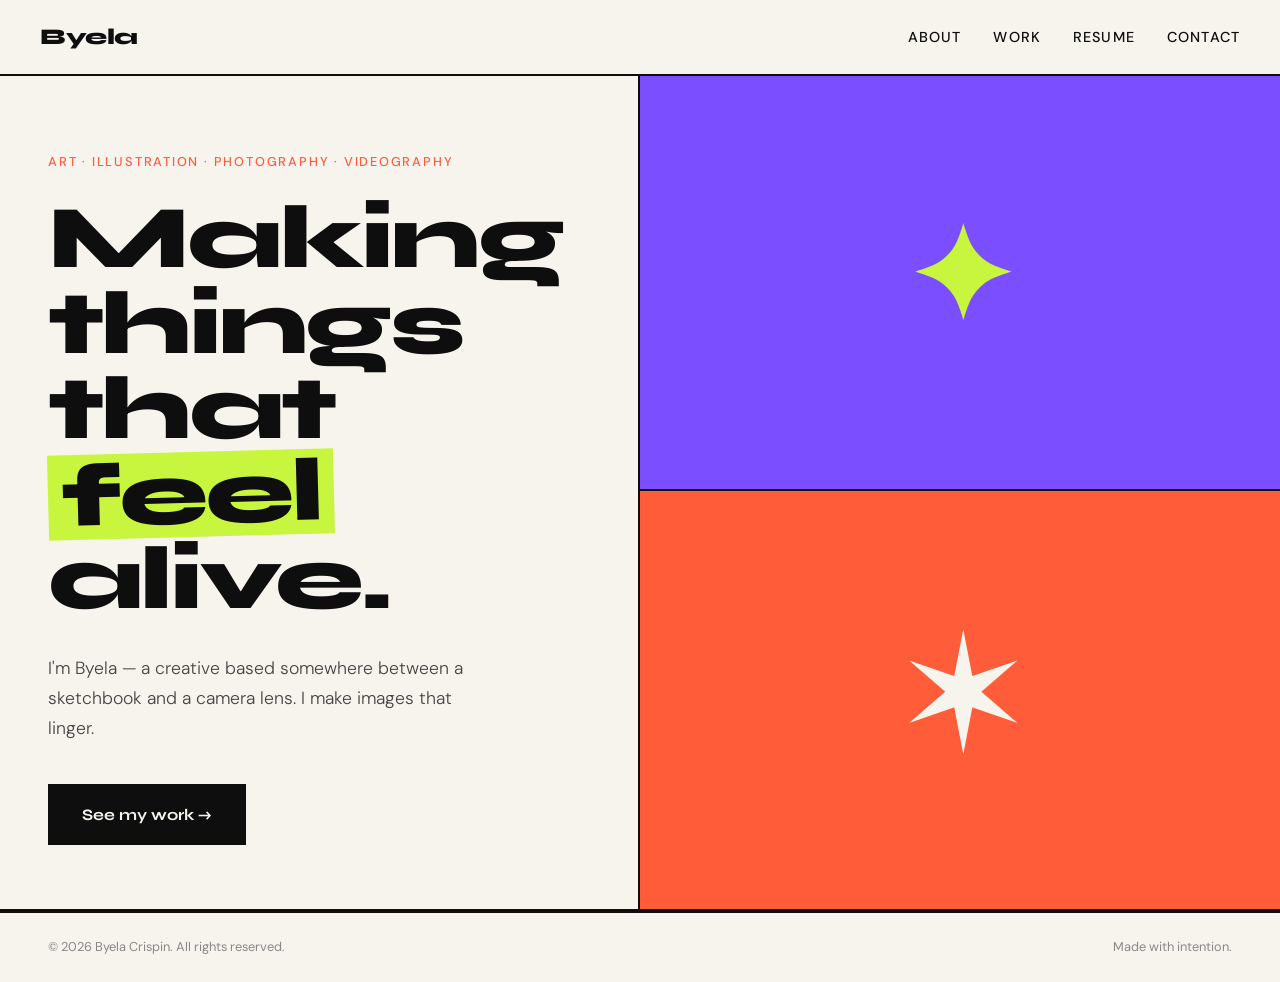
<file: index.html>
<!DOCTYPE html>
<html lang="en">
<head>
  <meta charset="UTF-8"/>
  <meta name="viewport" content="width=device-width, initial-scale=1.0"/>
  <title>Byela — Creative Portfolio</title>
  <link href="https://fonts.googleapis.com/css2?family=Syne:wght@700;800&family=DM+Sans:wght@300;400;500&display=swap" rel="stylesheet"/>
  <link rel="stylesheet" href="css/style.css"/>
</head>
<body>

  <nav>
    <a class="nav-logo" href="index.html">Byela</a>
    <ul class="nav-links">
      <li><a href="about.html">About</a></li>
      <li><a href="work.html">Work</a></li>
      <li><a href="resume.html">Resume</a></li>
      <li><a href="contact.html">Contact</a></li>
    </ul>
  </nav>

  <div class="page">
    <section id="hero">
      <div class="hero-left">
        <p class="hero-eyebrow">Art · Illustration · Photography · Videography</p>
        <h1 class="hero-title">
          Making things<br>
          that <span class="highlight">feel</span><br>
          alive.
        </h1>
        <p class="hero-desc">
          I'm Byela — a creative based somewhere between a sketchbook and a camera lens. I make images that linger.
        </p>
        <a class="hero-cta" href="work.html">See my work →</a>
      </div>
      <div class="hero-right">
        <div class="hero-block b1">✦</div>
        <div class="hero-block b2">✶</div>
      </div>
    </section>
  </div>

  <footer>
    <span>© 2026 Byela Crispin. All rights reserved.</span>
    <span>Made with intention.</span>
  </footer>

</body>
</html>
</file>
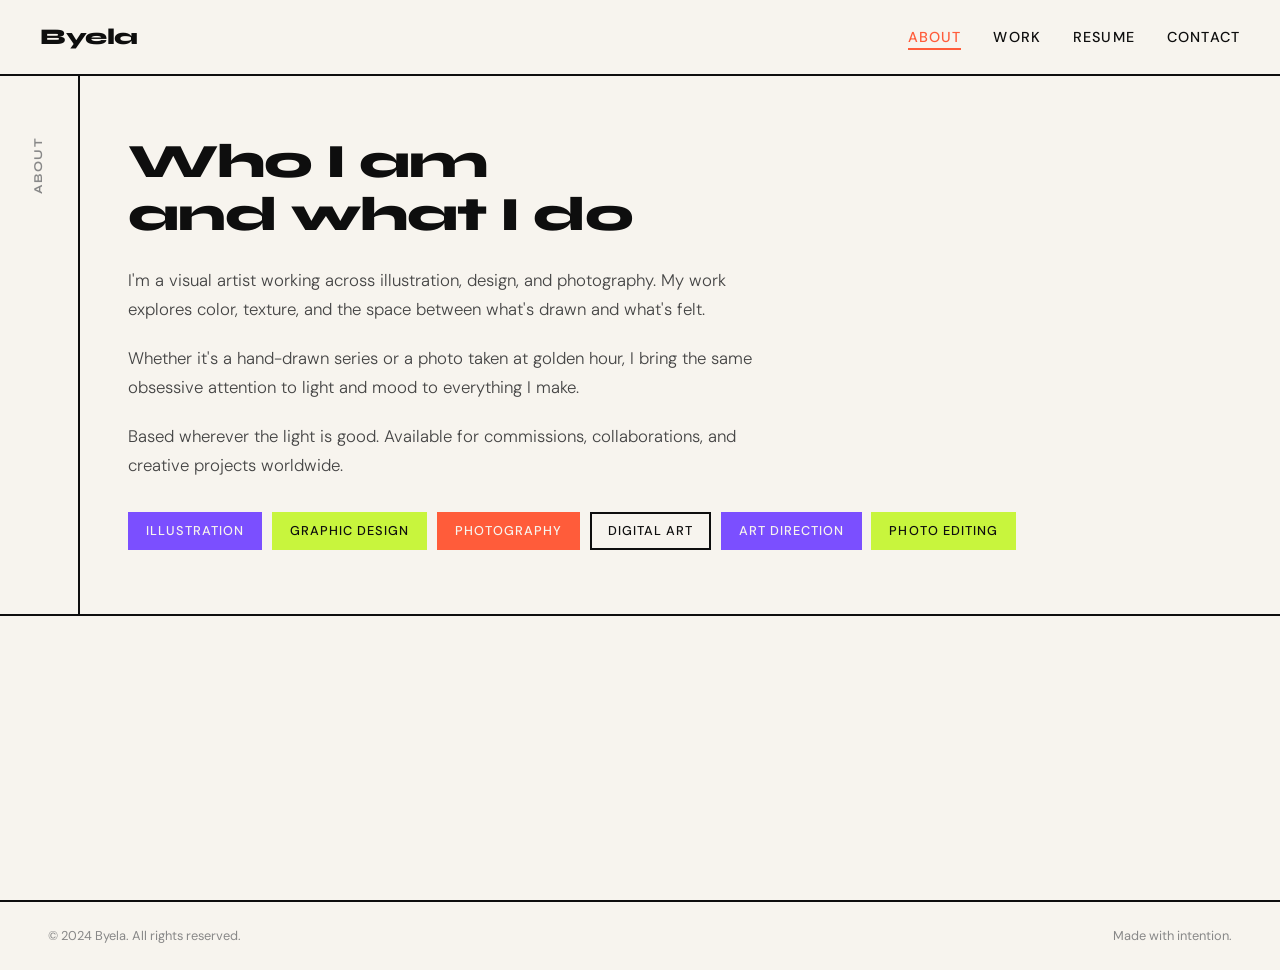
<file: about.html>
<!DOCTYPE html>
<html lang="en">
<head>
  <meta charset="UTF-8"/>
  <meta name="viewport" content="width=device-width, initial-scale=1.0"/>
  <title>About — Byela</title>
  <link href="https://fonts.googleapis.com/css2?family=Syne:wght@700;800&family=DM+Sans:wght@300;400;500&display=swap" rel="stylesheet"/>
  <link rel="stylesheet" href="css/style.css"/>
</head>
<body>

  <nav>
    <a class="nav-logo" href="index.html">Byela</a>
    <ul class="nav-links">
      <li><a href="about.html" class="active">About</a></li>
      <li><a href="work.html">Work</a></li>
      <li><a href="resume.html">Resume</a></li>
      <li><a href="contact.html">Contact</a></li>
    </ul>
  </nav>

  <div class="page">
    <div class="about-grid">
      <div class="about-label">
        <span class="section-tag">About</span>
      </div>
      <div class="about-content">
        <h2>Who I am<br>and what I do</h2>
        <p>
          I'm a visual artist working across illustration, design, and photography. My work explores color, texture, and the space between what's drawn and what's felt.
        </p>
        <p>
          Whether it's a hand-drawn series or a photo taken at golden hour, I bring the same obsessive attention to light and mood to everything I make.
        </p>
        <p>
          Based wherever the light is good. Available for commissions, collaborations, and creative projects worldwide.
        </p>
        <div class="skills-row">
          <span class="skill-pill v">Illustration</span>
          <span class="skill-pill a">Graphic design</span>
          <span class="skill-pill c">Photography</span>
          <span class="skill-pill">Digital art</span>
          <span class="skill-pill v">Art direction</span>
          <span class="skill-pill a">Photo editing</span>
        </div>
      </div>
    </div>
  </div>

  <footer>
    <span>© 2024 Byela. All rights reserved.</span>
    <span>Made with intention.</span>
  </footer>

</body>
</html>
</file>
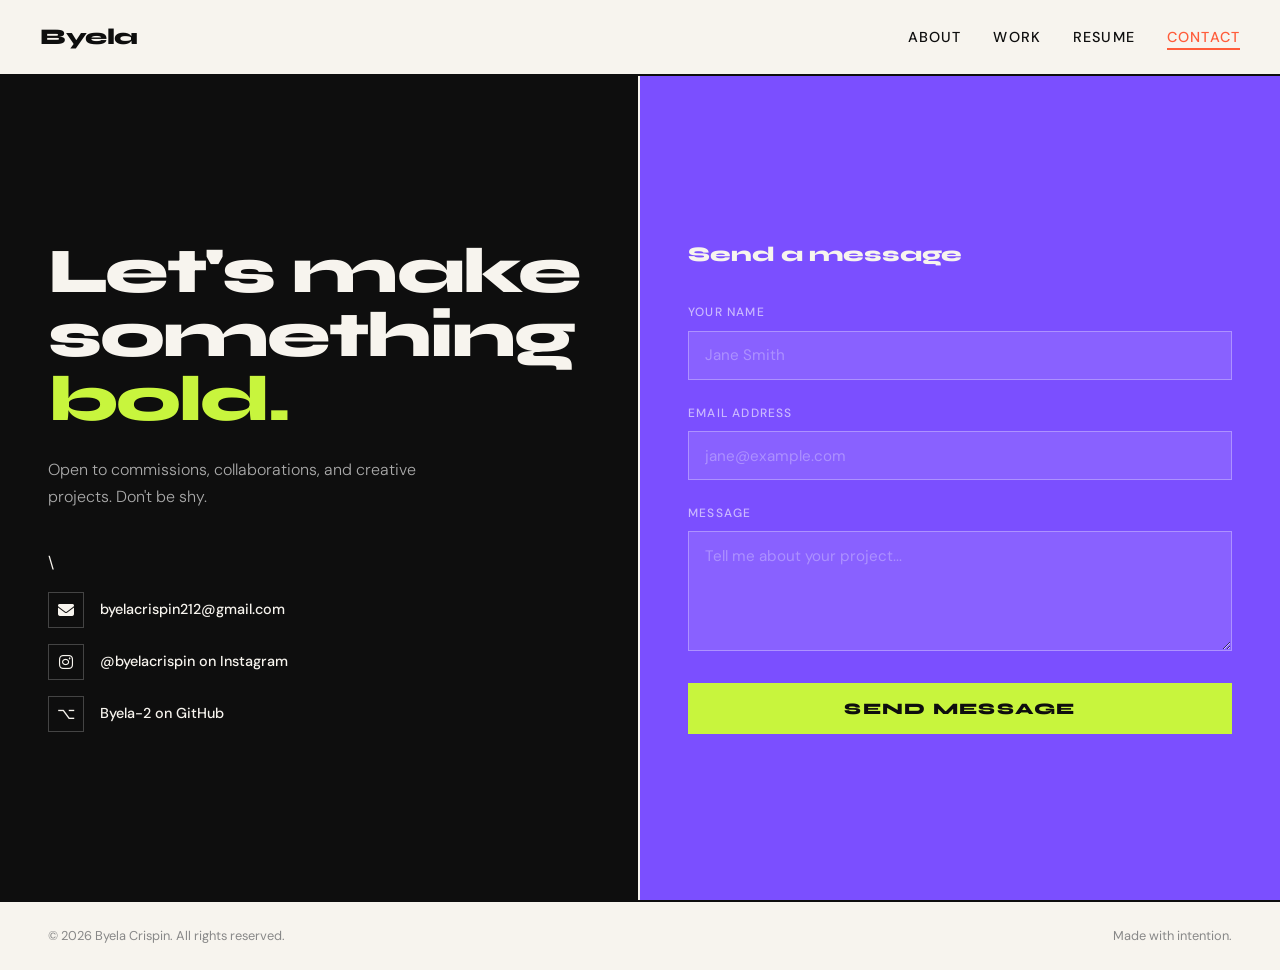
<file: contact.html>
<!DOCTYPE html>
<html lang="en">
<head>
  <meta charset="UTF-8"/>
  <meta name="viewport" content="width=device-width, initial-scale=1.0"/>
  <title>Contact — Byela</title>
  <link href="https://fonts.googleapis.com/css2?family=Syne:wght@700;800&family=DM+Sans:wght@300;400;500&display=swap" rel="stylesheet"/>
  <link rel="stylesheet" href="https://cdnjs.cloudflare.com/ajax/libs/font-awesome/6.5.0/css/all.min.css"/>
  <link rel="stylesheet" href="css/style.css"/>
</head>
<body>

  <nav>
    <a class="nav-logo" href="index.html">Byela</a>
    <ul class="nav-links">
      <li><a href="about.html">About</a></li>
      <li><a href="work.html">Work</a></li>
      <li><a href="resume.html">Resume</a></li>
      <li><a href="contact.html" class="active">Contact</a></li>
    </ul>
  </nav>

  <div class="page">
    <div class="contact-grid">
      <div class="contact-left">
        <h2>Let's make<br>something <em>bold.</em></h2>
        <p>Open to commissions, collaborations, and creative projects. Don't be shy.</p>
        <div class="contact-links">\
          
          <a class="contact-link" href="mailto:byelacrispin212@gmail.com">
  <span class="contact-link-icon"><i class="fa-solid fa-envelope"></i></span>
  byelacrispin212@gmail.com
</a>
          <!--instagram-->
         <a class="contact-link" href="https://instagram.com/byelacrispin">
  <span class="contact-link-icon"><i class="fa-brands fa-instagram"></i></span>
  @byelacrispin on Instagram
</a>
          <!--- github--->
          <a class="contact-link" href="https://github.com/Byela-2">
            <span class="contact-link-icon">⌥</span>
            Byela-2 on GitHub
          </a>
        </div>
      </div>
      <div class="contact-right">
        <h3>Send a message</h3>
        <div class="form-group">
          <label>Your name</label>
          <input type="text" placeholder="Jane Smith"/>
        </div>
        <div class="form-group">
          <label>Email address</label>
          <input type="email" placeholder="jane@example.com"/>
        </div>
        <div class="form-group">
          <label>Message</label>
          <textarea placeholder="Tell me about your project..."></textarea>
        </div>
        <button class="form-submit">Send message</button>
      </div>
    </div>
  </div>

  <footer>
    <span>© 2026 Byela Crispin. All rights reserved.</span>
    <span>Made with intention.</span>
  </footer>

</body>
</html>
</file>
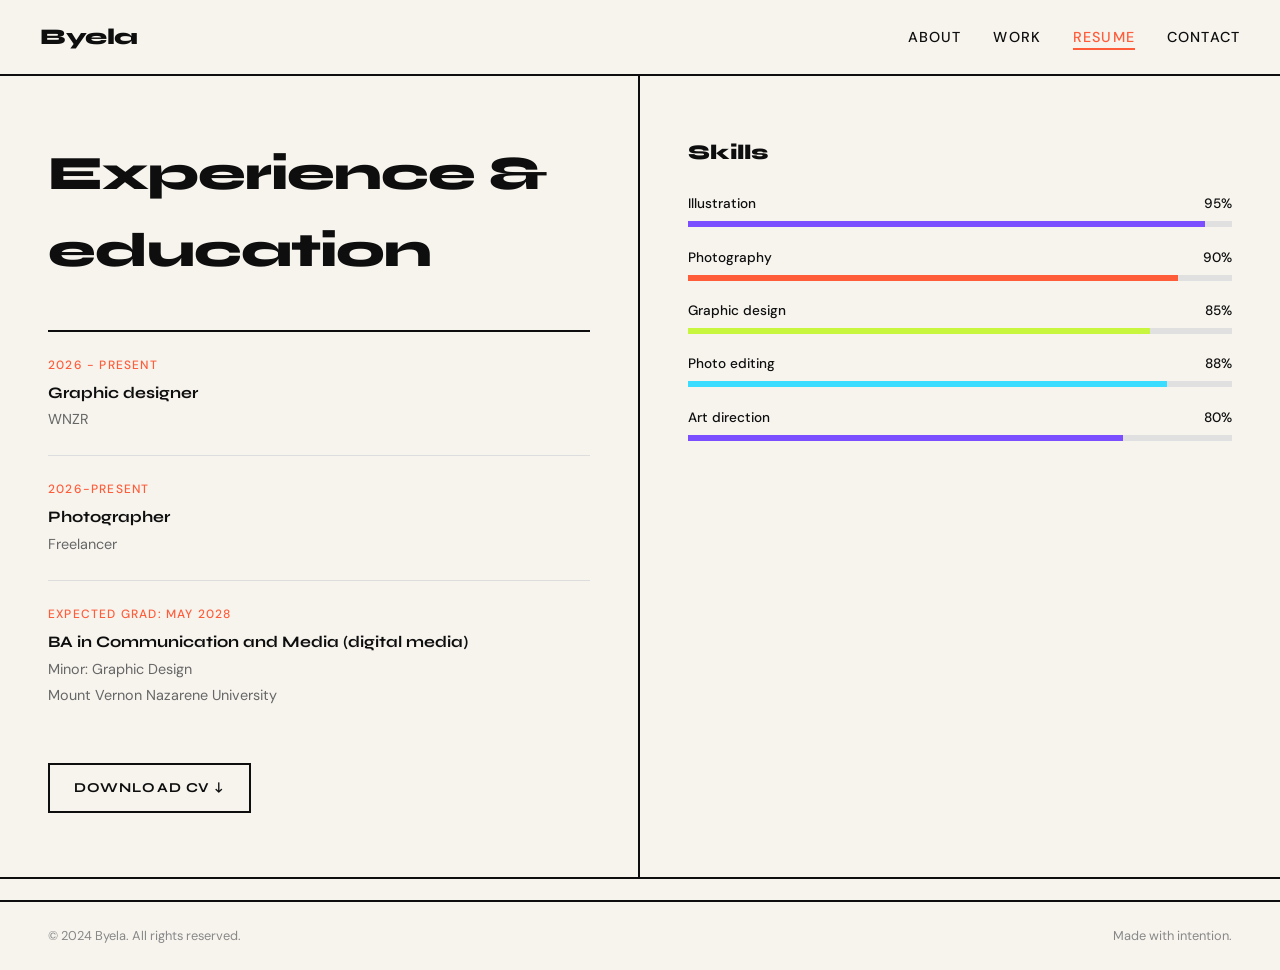
<file: resume.html>
<!DOCTYPE html>
<html lang="en">
<head>
  <meta charset="UTF-8"/>
  <meta name="viewport" content="width=device-width, initial-scale=1.0"/>
  <title>Resume — Byela</title>
  <link href="https://fonts.googleapis.com/css2?family=Syne:wght@700;800&family=DM+Sans:wght@300;400;500&display=swap" rel="stylesheet"/>
  <link rel="stylesheet" href="css/style.css"/>
</head>
<body>

  <nav>
    <a class="nav-logo" href="index.html">Byela</a>
    <ul class="nav-links">
      <li><a href="about.html">About</a></li>
      <li><a href="work.html">Work</a></li>
      <li><a href="resume.html" class="active">Resume</a></li>
      <li><a href="contact.html">Contact</a></li>
    </ul>
  </nav>

  <div class="page">
    <div class="resume-grid">
      <div class="resume-left">
        <h2>Experience &amp;<br>education</h2>

        <div class="resume-entry">
          <p class="resume-year">2026 - present</p>
          <p class="resume-role">Graphic designer</p>
          <p class="resume-place">WNZR</p>
        </div>
        <div class="resume-entry">
          <p class="resume-year">2026-present</p>
          <p class="resume-role">Photographer</p>
          <p class="resume-place">Freelancer</p>
        </div>
        <div class="resume-entry">
          <p class="resume-year">Expected grad: May 2028</p>
          <p class="resume-role">BA in Communication and Media (digital media)</p>
          <p class="resume-place">Minor: Graphic Design</p>
          <p class="resume-place">Mount Vernon Nazarene University</p>
        </div>

        <a class="download-cv" href="#">Download CV ↓</a>
      </div>

      <div class="resume-right">
        <h3>Skills</h3>

        <div class="skill-bar-row">
          <div class="skill-bar-label"><span>Illustration</span><span>95%</span></div>
          <div class="skill-bar-track"><div class="skill-bar-fill v" style="width:95%"></div></div>
        </div>
        <div class="skill-bar-row">
          <div class="skill-bar-label"><span>Photography</span><span>90%</span></div>
          <div class="skill-bar-track"><div class="skill-bar-fill c" style="width:90%"></div></div>
        </div>
        <div class="skill-bar-row">
          <div class="skill-bar-label"><span>Graphic design</span><span>85%</span></div>
          <div class="skill-bar-track"><div class="skill-bar-fill a" style="width:85%"></div></div>
        </div>
        <div class="skill-bar-row">
          <div class="skill-bar-label"><span>Photo editing</span><span>88%</span></div>
          <div class="skill-bar-track"><div class="skill-bar-fill s" style="width:88%"></div></div>
        </div>
        <div class="skill-bar-row">
          <div class="skill-bar-label"><span>Art direction</span><span>80%</span></div>
          <div class="skill-bar-track"><div class="skill-bar-fill v" style="width:80%"></div></div>
        </div>
      </div>
    </div>
  </div>

  <footer>
    <span>© 2024 Byela. All rights reserved.</span>
    <span>Made with intention.</span>
  </footer>

</body>
</html>
</file>
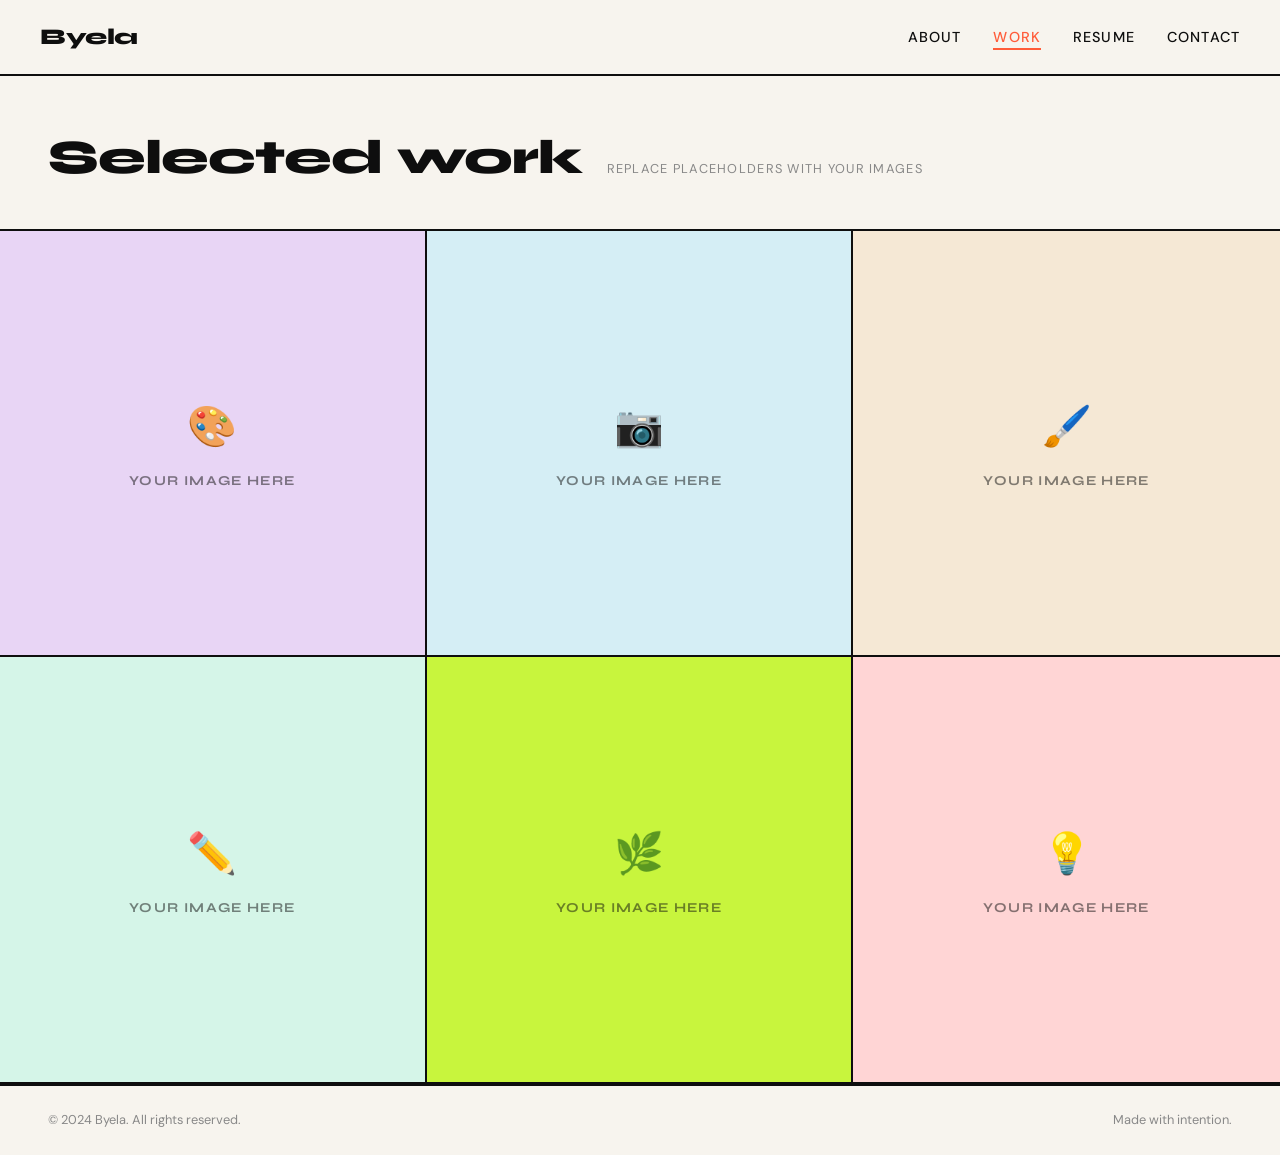
<file: work.html>
<!DOCTYPE html>
<html lang="en">
<head>
  <meta charset="UTF-8"/>
  <meta name="viewport" content="width=device-width, initial-scale=1.0"/>
  <title>Work — Byela</title>
  <link href="https://fonts.googleapis.com/css2?family=Syne:wght@700;800&family=DM+Sans:wght@300;400;500&display=swap" rel="stylesheet"/>
  <link rel="stylesheet" href="css/style.css"/>
</head>
<body>

  <nav>
    <a class="nav-logo" href="index.html">Byela</a>
    <ul class="nav-links">
      <li><a href="about.html">About</a></li>
      <li><a href="work.html" class="active">Work</a></li>
      <li><a href="resume.html">Resume</a></li>
      <li><a href="contact.html">Contact</a></li>
    </ul>
  </nav>

  <div class="page">
    <div class="section-header">
      <h2>Selected work</h2>
      <span>Replace placeholders with your images</span>
    </div>
    <div class="gallery-grid">
      <div class="gallery-item">
        <div class="gallery-placeholder">
          <span class="icon">🎨</span>
          <span class="item-label">Your image here</span>
        </div>
        <div class="gallery-overlay">
          <h3>Project title</h3>
          <p>Illustration · 2024</p>
        </div>
      </div>
      <div class="gallery-item">
        <div class="gallery-placeholder">
          <span class="icon">📷</span>
          <span class="item-label">Your image here</span>
        </div>
        <div class="gallery-overlay">
          <h3>Project title</h3>
          <p>Photography · 2024</p>
        </div>
      </div>
      <div class="gallery-item">
        <div class="gallery-placeholder">
          <span class="icon">🖌️</span>
          <span class="item-label">Your image here</span>
        </div>
        <div class="gallery-overlay">
          <h3>Project title</h3>
          <p>Design · 2024</p>
        </div>
      </div>
      <div class="gallery-item">
        <div class="gallery-placeholder">
          <span class="icon">✏️</span>
          <span class="item-label">Your image here</span>
        </div>
        <div class="gallery-overlay">
          <h3>Project title</h3>
          <p>Illustration · 2023</p>
        </div>
      </div>
      <div class="gallery-item">
        <div class="gallery-placeholder">
          <span class="icon">🌿</span>
          <span class="item-label">Your image here</span>
        </div>
        <div class="gallery-overlay">
          <h3>Project title</h3>
          <p>Photography · 2023</p>
        </div>
      </div>
      <div class="gallery-item">
        <div class="gallery-placeholder">
          <span class="icon">💡</span>
          <span class="item-label">Your image here</span>
        </div>
        <div class="gallery-overlay">
          <h3>Project title</h3>
          <p>Design · 2023</p>
        </div>
      </div>
    </div>
  </div>

  <footer>
    <span>© 2024 Byela. All rights reserved.</span>
    <span>Made with intention.</span>
  </footer>

</body>
</html>
</file>
<file: css/style.css>
*, *::before, *::after { box-sizing: border-box; margin: 0; padding: 0; }

:root {
  --ink: #0e0e0e;
  --paper: #f7f4ee;
  --acid: #c8f53d;
  --coral: #ff5c3a;
  --violet: #7b4fff;
  --sky: #3adcff;
  --font-display: 'Syne', sans-serif;
  --font-body: 'DM Sans', sans-serif;
}

html { scroll-behavior: smooth; }

body {
  background: var(--paper);
  color: var(--ink);
  font-family: var(--font-body);
  font-size: 16px;
  line-height: 1.6;
  overflow-x: hidden;
}

/* ── NAV ── */
nav {
  position: fixed;
  top: 0; left: 0; right: 0;
  z-index: 100;
  display: flex;
  justify-content: space-between;
  align-items: center;
  padding: 1.2rem 2.5rem;
  background: var(--paper);
  border-bottom: 2px solid var(--ink);
}

.nav-logo {
  font-family: var(--font-display);
  font-size: 1.4rem;
  font-weight: 800;
  letter-spacing: -0.02em;
  text-decoration: none;
  color: var(--ink);
}

.nav-links {
  display: flex;
  gap: 2rem;
  list-style: none;
}

.nav-links a {
  font-size: 0.9rem;
  font-weight: 500;
  text-decoration: none;
  color: var(--ink);
  text-transform: uppercase;
  letter-spacing: 0.08em;
  transition: color 0.2s;
}

.nav-links a:hover { color: var(--coral); }
.nav-links a.active { color: var(--coral); border-bottom: 2px solid var(--coral); padding-bottom: 2px; }

/* ── PAGE WRAPPER ── */
.page {
  padding-top: 72px;
  min-height: 100vh;
}

/* ── SECTION TAG ── */
.section-tag {
  font-family: var(--font-display);
  font-size: 0.75rem;
  font-weight: 700;
  text-transform: uppercase;
  letter-spacing: 0.15em;
  writing-mode: vertical-rl;
  transform: rotate(180deg);
  color: #888;
}

.section-header {
  padding: 3rem 3rem 2rem;
  border-bottom: 2px solid var(--ink);
  display: flex;
  align-items: baseline;
  gap: 1.5rem;
}

.section-header h2 {
  font-family: var(--font-display);
  font-size: clamp(2rem, 4vw, 3rem);
  font-weight: 800;
  letter-spacing: -0.02em;
}

.section-header span {
  font-size: 0.8rem;
  color: #888;
  text-transform: uppercase;
  letter-spacing: 0.1em;
}

/* ── HERO ── */
#hero {
  min-height: calc(100vh - 72px);
  display: grid;
  grid-template-columns: 1fr 1fr;
  border-bottom: 2px solid var(--ink);
}

.hero-left {
  padding: 5rem 3rem 4rem 3rem;
  display: flex;
  flex-direction: column;
  justify-content: center;
  border-right: 2px solid var(--ink);
}

.hero-eyebrow {
  font-size: 0.8rem;
  font-weight: 500;
  text-transform: uppercase;
  letter-spacing: 0.14em;
  color: var(--coral);
  margin-bottom: 1.5rem;
}

.hero-title {
  font-family: var(--font-display);
  font-size: clamp(3.5rem, 7vw, 6rem);
  font-weight: 800;
  line-height: 0.95;
  letter-spacing: -0.03em;
  margin-bottom: 2rem;
}

.hero-title .highlight {
  display: inline-block;
  background: var(--acid);
  padding: 0 0.15em;
  transform: rotate(-1.5deg);
}

.hero-desc {
  font-size: 1.1rem;
  font-weight: 300;
  max-width: 420px;
  color: #444;
  margin-bottom: 2.5rem;
  line-height: 1.7;
}

.hero-cta {
  display: inline-flex;
  align-items: center;
  gap: 0.75rem;
  background: var(--ink);
  color: var(--paper);
  padding: 1rem 2rem;
  font-family: var(--font-display);
  font-size: 1rem;
  font-weight: 700;
  text-decoration: none;
  border: 2px solid var(--ink);
  transition: background 0.2s, color 0.2s, border-color 0.2s;
  width: fit-content;
}

.hero-cta:hover { background: var(--coral); border-color: var(--coral); }

.hero-right {
  display: grid;
  grid-template-rows: 1fr 1fr;
}

.hero-block {
  display: flex;
  align-items: center;
  justify-content: center;
  font-family: var(--font-display);
  font-size: clamp(4rem, 10vw, 8rem);
  font-weight: 800;
  border-bottom: 2px solid var(--ink);
}

.hero-block:last-child { border-bottom: none; }
.hero-block.b1 { background: var(--violet); color: var(--acid); }
.hero-block.b2 { background: var(--coral); color: var(--paper); }

/* ── ABOUT ── */
.about-grid {
  display: grid;
  grid-template-columns: 80px 1fr;
  border-bottom: 2px solid var(--ink);
}

.about-label {
  padding: 4rem 1.5rem;
  border-right: 2px solid var(--ink);
  display: flex;
  align-items: flex-start;
  justify-content: center;
}

.about-content {
  padding: 4rem 3rem;
}

.about-content h2 {
  font-family: var(--font-display);
  font-size: clamp(2rem, 4vw, 3rem);
  font-weight: 800;
  line-height: 1.1;
  letter-spacing: -0.02em;
  margin-bottom: 1.5rem;
}

.about-content p {
  font-size: 1.05rem;
  font-weight: 300;
  color: #444;
  margin-bottom: 1.2rem;
  line-height: 1.75;
  max-width: 640px;
}

.skills-row {
  display: flex;
  flex-wrap: wrap;
  gap: 0.6rem;
  margin-top: 2rem;
}

.skill-pill {
  font-size: 0.8rem;
  font-weight: 500;
  text-transform: uppercase;
  letter-spacing: 0.08em;
  padding: 0.4rem 1rem;
  border: 2px solid var(--ink);
}

.skill-pill.v { background: var(--violet); color: var(--paper); border-color: var(--violet); }
.skill-pill.a { background: var(--acid); color: var(--ink); border-color: var(--acid); }
.skill-pill.c { background: var(--coral); color: var(--paper); border-color: var(--coral); }

/* ── GALLERY ── */
.gallery-grid {
  display: grid;
  grid-template-columns: repeat(3, 1fr);
}

.gallery-item {
  border-right: 2px solid var(--ink);
  border-bottom: 2px solid var(--ink);
  overflow: hidden;
  position: relative;
  aspect-ratio: 1;
  cursor: pointer;
}

.gallery-item:nth-child(3n) { border-right: none; }

.gallery-placeholder {
  width: 100%;
  height: 100%;
  display: flex;
  flex-direction: column;
  align-items: center;
  justify-content: center;
  gap: 0.75rem;
  transition: transform 0.3s ease;
}

.gallery-item:hover .gallery-placeholder { transform: scale(1.04); }

.gallery-item:nth-child(1) .gallery-placeholder { background: #e8d5f5; }
.gallery-item:nth-child(2) .gallery-placeholder { background: #d5eef5; }
.gallery-item:nth-child(3) .gallery-placeholder { background: #f5e8d5; }
.gallery-item:nth-child(4) .gallery-placeholder { background: #d5f5e8; }
.gallery-item:nth-child(5) .gallery-placeholder { background: var(--acid); }
.gallery-item:nth-child(6) .gallery-placeholder { background: #ffd5d5; }

.gallery-placeholder .icon { font-size: 2.5rem; }

.gallery-placeholder .item-label {
  font-family: var(--font-display);
  font-size: 0.85rem;
  font-weight: 700;
  text-transform: uppercase;
  letter-spacing: 0.1em;
  color: var(--ink);
  opacity: 0.5;
}

.gallery-overlay {
  position: absolute;
  inset: 0;
  background: var(--ink);
  color: var(--paper);
  display: flex;
  flex-direction: column;
  justify-content: flex-end;
  padding: 1.5rem;
  opacity: 0;
  transition: opacity 0.3s ease;
}

.gallery-item:hover .gallery-overlay { opacity: 1; }

.gallery-overlay h3 {
  font-family: var(--font-display);
  font-size: 1.1rem;
  font-weight: 800;
}

.gallery-overlay p {
  font-size: 0.8rem;
  color: #aaa;
  margin-top: 0.25rem;
}

/* ── RESUME ── */
.resume-grid {
  display: grid;
  grid-template-columns: 1fr 1fr;
  border-bottom: 2px solid var(--ink);
}

.resume-left {
  padding: 4rem 3rem;
  border-right: 2px solid var(--ink);
}

.resume-left h2 {
  font-family: var(--font-display);
  font-size: clamp(2rem, 4vw, 3rem);
  font-weight: 800;
  letter-spacing: -0.02em;
  margin-bottom: 2.5rem;
}

.resume-entry {
  padding: 1.5rem 0;
  border-top: 1px solid #ddd;
}

.resume-entry:first-of-type { border-top: 2px solid var(--ink); }

.resume-year {
  font-size: 0.75rem;
  font-weight: 500;
  text-transform: uppercase;
  letter-spacing: 0.1em;
  color: var(--coral);
  margin-bottom: 0.3rem;
}

.resume-role {
  font-family: var(--font-display);
  font-size: 1rem;
  font-weight: 700;
}

.resume-place {
  font-size: 0.9rem;
  color: #666;
  margin-top: 0.2rem;
}

.resume-right {
  padding: 4rem 3rem;
}

.resume-right h3 {
  font-family: var(--font-display);
  font-size: 1.3rem;
  font-weight: 800;
  margin-bottom: 1.5rem;
  letter-spacing: -0.01em;
}

.skill-bar-row { margin-bottom: 1.2rem; }

.skill-bar-label {
  display: flex;
  justify-content: space-between;
  font-size: 0.85rem;
  font-weight: 500;
  margin-bottom: 0.4rem;
}

.skill-bar-track {
  height: 6px;
  background: #e0e0e0;
}

.skill-bar-fill {
  height: 100%;
  background: var(--ink);
}

.skill-bar-fill.v { background: var(--violet); }
.skill-bar-fill.a { background: var(--acid); }
.skill-bar-fill.c { background: var(--coral); }
.skill-bar-fill.s { background: var(--sky); }

.download-cv {
  display: inline-flex;
  align-items: center;
  gap: 0.75rem;
  margin-top: 2rem;
  border: 2px solid var(--ink);
  padding: 0.75rem 1.5rem;
  font-family: var(--font-display);
  font-size: 0.85rem;
  font-weight: 700;
  text-transform: uppercase;
  letter-spacing: 0.08em;
  text-decoration: none;
  color: var(--ink);
  transition: background 0.2s, color 0.2s;
}

.download-cv:hover { background: var(--ink); color: var(--paper); }

/* ── CONTACT ── */
.contact-grid {
  display: grid;
  grid-template-columns: 1fr 1fr;
  min-height: calc(100vh - 72px);
}

.contact-left {
  padding: 5rem 3rem;
  background: var(--ink);
  color: var(--paper);
  border-right: 2px solid var(--paper);
  display: flex;
  flex-direction: column;
  justify-content: center;
}

.contact-left h2 {
  font-family: var(--font-display);
  font-size: clamp(2.5rem, 5vw, 4rem);
  font-weight: 800;
  line-height: 1;
  letter-spacing: -0.03em;
  margin-bottom: 1.5rem;
}

.contact-left h2 em {
  font-style: normal;
  color: var(--acid);
}

.contact-left p {
  font-size: 1rem;
  font-weight: 300;
  color: #aaa;
  margin-bottom: 2.5rem;
  line-height: 1.7;
  max-width: 380px;
}

.contact-links {
  display: flex;
  flex-direction: column;
  gap: 1rem;
}

.contact-link {
  display: flex;
  align-items: center;
  gap: 1rem;
  font-size: 0.9rem;
  font-weight: 500;
  text-decoration: none;
  color: var(--paper);
  transition: color 0.2s;
}

.contact-link:hover { color: var(--acid); }

.contact-link-icon {
  width: 36px;
  height: 36px;
  border: 1px solid #444;
  display: flex;
  align-items: center;
  justify-content: center;
  font-size: 1rem;
  flex-shrink: 0;
}

.contact-right {
  padding: 5rem 3rem;
  background: var(--violet);
  display: flex;
  flex-direction: column;
  justify-content: center;
}

.contact-right h3 {
  font-family: var(--font-display);
  font-size: 1.3rem;
  font-weight: 800;
  color: var(--paper);
  margin-bottom: 2rem;
}

.form-group { margin-bottom: 1.5rem; }

.form-group label {
  display: block;
  font-size: 0.75rem;
  font-weight: 500;
  text-transform: uppercase;
  letter-spacing: 0.1em;
  color: rgba(255,255,255,0.6);
  margin-bottom: 0.5rem;
}

.form-group input,
.form-group textarea {
  width: 100%;
  background: rgba(255,255,255,0.1);
  border: 1px solid rgba(255,255,255,0.3);
  color: var(--paper);
  padding: 0.85rem 1rem;
  font-family: var(--font-body);
  font-size: 0.95rem;
  outline: none;
  transition: border-color 0.2s;
}

.form-group input::placeholder,
.form-group textarea::placeholder { color: rgba(255,255,255,0.3); }

.form-group input:focus,
.form-group textarea:focus { border-color: var(--acid); }

.form-group textarea { resize: vertical; min-height: 120px; }

.form-submit {
  width: 100%;
  background: var(--acid);
  color: var(--ink);
  border: none;
  padding: 1rem;
  font-family: var(--font-display);
  font-size: 1rem;
  font-weight: 800;
  text-transform: uppercase;
  letter-spacing: 0.08em;
  cursor: pointer;
  transition: opacity 0.2s;
}

.form-submit:hover { opacity: 0.85; }

/* ── FOOTER ── */
footer {
  padding: 1.5rem 3rem;
  border-top: 2px solid var(--ink);
  display: flex;
  justify-content: space-between;
  align-items: center;
  font-size: 0.8rem;
  color: #888;
}

/* ── RESPONSIVE ── */
@media (max-width: 768px) {
  nav { padding: 1rem 1.5rem; }
  .nav-links { gap: 1.2rem; }
  .nav-links a { font-size: 0.75rem; }

  #hero { grid-template-columns: 1fr; }
  .hero-left { padding: 3rem 1.5rem; border-right: none; border-bottom: 2px solid var(--ink); }
  .hero-right { grid-template-columns: 1fr 1fr; grid-template-rows: 200px; }
  .hero-block { border-bottom: none; }
  .hero-block.b2 { border-left: 2px solid var(--ink); }

  .about-grid { grid-template-columns: 1fr; }
  .about-label { display: none; }
  .about-content { padding: 3rem 1.5rem; }

  .gallery-grid { grid-template-columns: 1fr 1fr; }
  .gallery-item:nth-child(3n) { border-right: 2px solid var(--ink); }
  .gallery-item:nth-child(2n) { border-right: none; }

  .resume-grid { grid-template-columns: 1fr; }
  .resume-left { border-right: none; border-bottom: 2px solid var(--ink); padding: 3rem 1.5rem; }
  .resume-right { padding: 3rem 1.5rem; }

  .contact-grid { grid-template-columns: 1fr; }
  .contact-left { padding: 3rem 1.5rem; border-right: none; border-bottom: 2px solid var(--paper); }
  .contact-right { padding: 3rem 1.5rem; }

  .section-header { padding: 2rem 1.5rem; }
  footer { flex-direction: column; gap: 0.5rem; text-align: center; }
}

@media (prefers-reduced-motion: reduce) {
  * { transition: none !important; }
}
</file>
